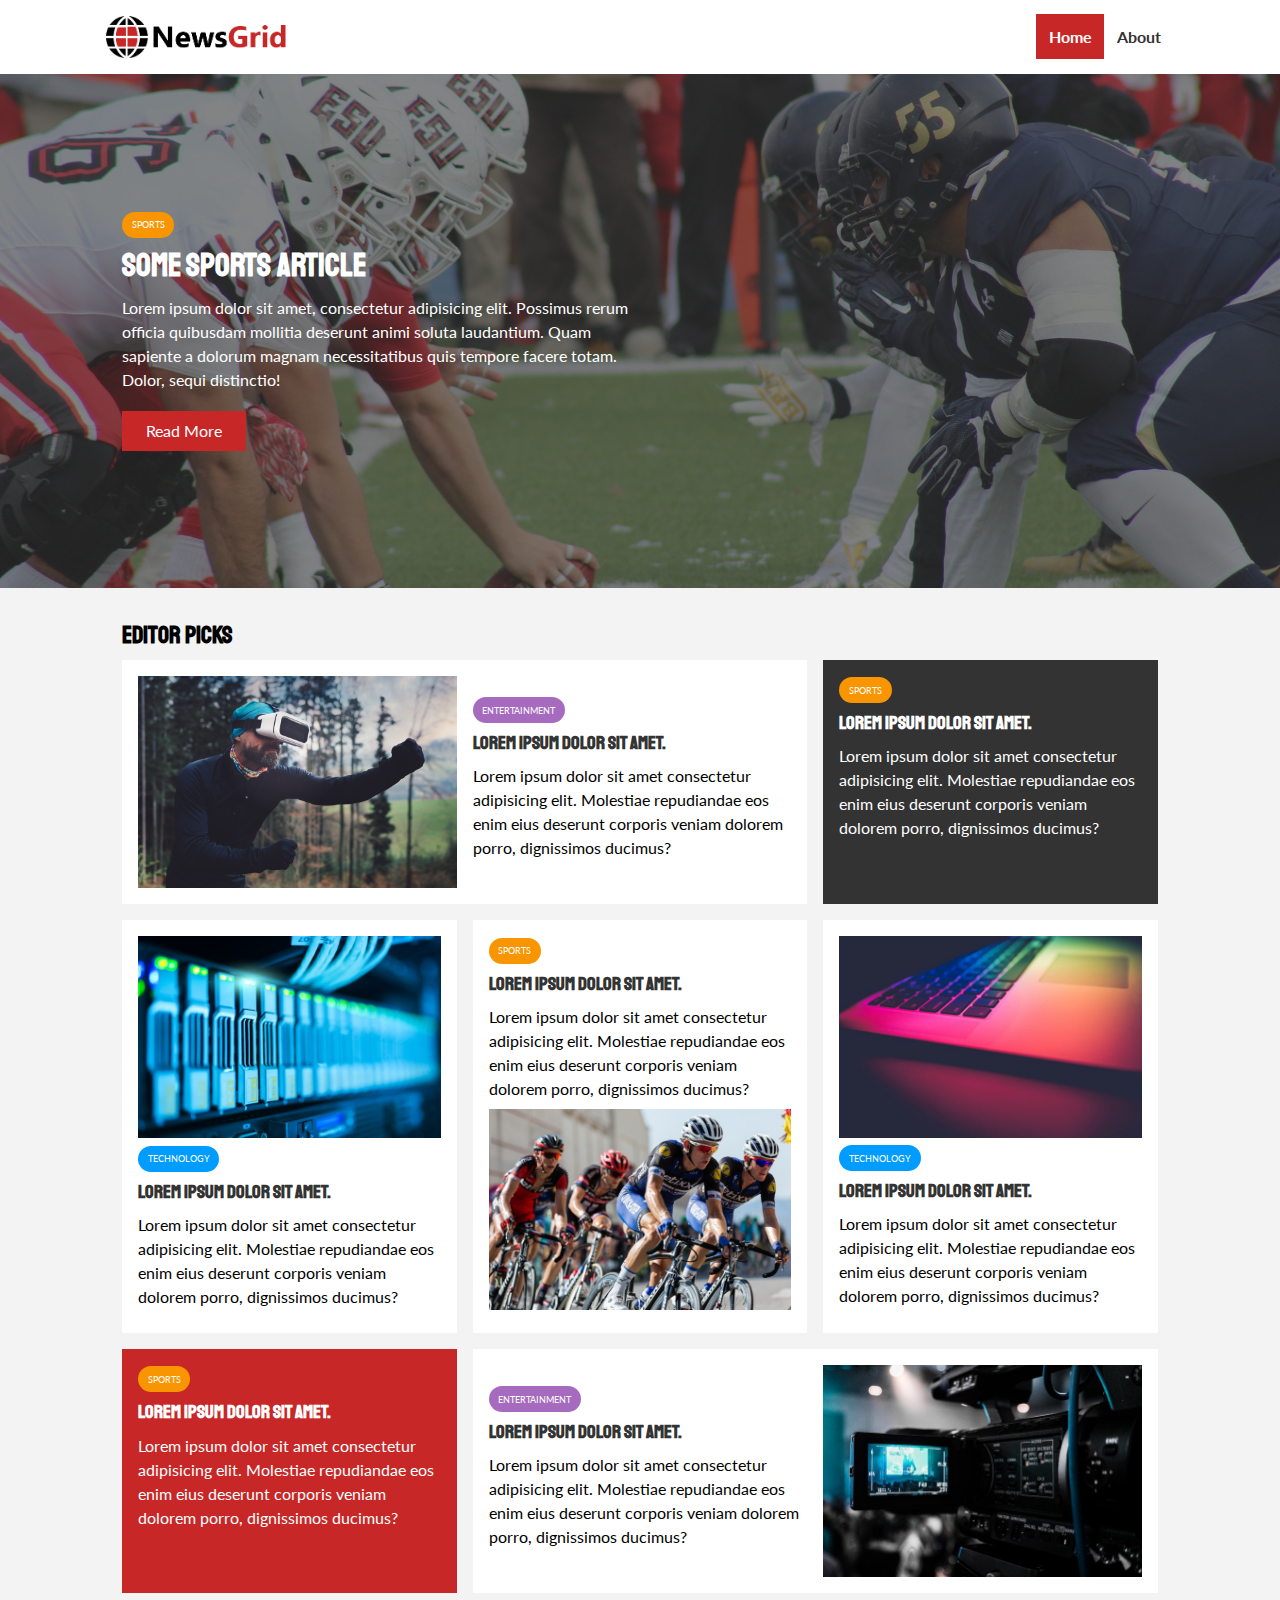
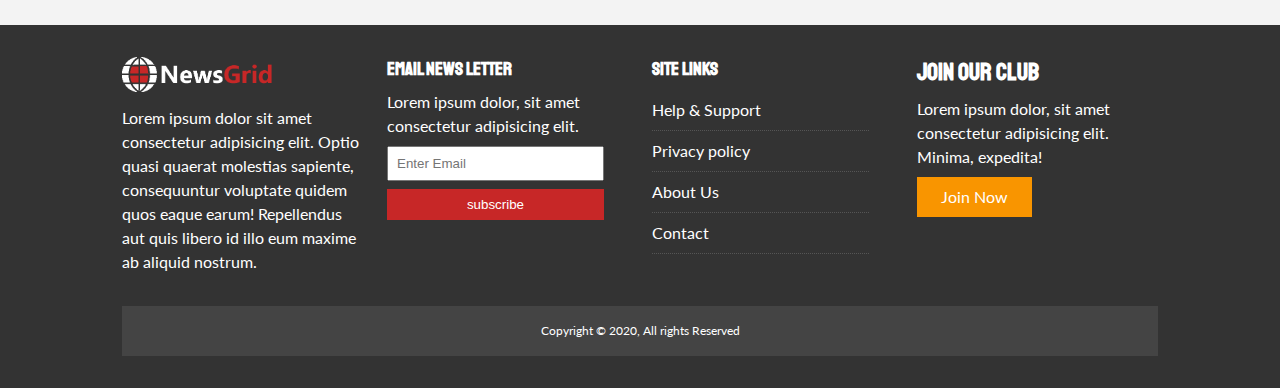
<file: index.html>
<!DOCTYPE html>
<html lang="en">
<head>
    <meta charset="UTF-8">
    <meta name="viewport" content="width=device-width, initial-scale=1.0">
    <link rel="stylesheet" href="css/style.css">
    <link rel="stylesheet" media="screen and (max-width: 768px)" href="css/mobile.css">
    <link href="https://fonts.googleapis.com/css2?family=Lato&family=Staatliches&display=swap" rel="stylesheet">
    <link rel="stylesheet" href="https://cdnjs.cloudflare.com/ajax/libs/font-awesome/5.13.0/css/all.min.css" integrity="sha256-h20CPZ0QyXlBuAw7A+KluUYx/3pK+c7lYEpqLTlxjYQ=" crossorigin="anonymous" />
    <link rel="shortcut icon" type="image/x-icon" href="favicon.ico">
    <title>News Grid | Latest News</title>
</head>
<body>
    <nav id="main-nav">
        <div class="container">
            <img src="img/logo.png" alt="nes grid" class="logo">
            <div class="social">
                <a href="http://facebook.com" target="-blank"><i class="fab fa-facebook fa-2x"></i></a>
                <a href="http://twitter.com" target="-blank"><i class="fab fa-twitter fa-2x"></i></a>
                <a href="http://youtube.com" target="-blank"><i class="fab fa-youtube fa-2x"></i></a>
                <a href="http://instagram.com" target="-blank"><i class="fab fa-instagram fa-2x"></i></a>
            </div>
                <ul>
                    <li><a class="current" href="index.html">Home</a></li>
                    <li><a href="about.html">About</a></li>
                </ul>
        </div>
    </nav>

    <!-- showcase  -->

    <header id="showcase">
    <div class="container">
        <div class="showcase-container">
            <div class="showcase-content">
        <div class="category category-sports">sports</div>
            <h1>Some sports article</h1>
            <p>Lorem ipsum dolor sit amet, consectetur adipisicing elit. Possimus rerum officia quibusdam mollitia deserunt animi soluta laudantium. Quam sapiente a dolorum magnam necessitatibus quis tempore facere totam. Dolor, sequi distinctio!</p>
            <a class="btn btn-primary" href="article.html">Read More</a>
        </div>
    </div>
    </div>
    </header>

    <!-- home articles -->

    <section id="home-articles" class="py-2">
        <div class="container">
            <h2>Editor Picks</h2>
            <div class="articles-container">
                <article class="card">
                    <img src="img/article/ent1.jpg" alt="entertainment">
                    <div>
                    <div class="category category-ent">Entertainment</div>
                    <h3>
                        <a href="article.html">Lorem ipsum dolor sit amet.</a>
                    </h3>
                    <p>Lorem ipsum dolor sit amet consectetur adipisicing elit. Molestiae repudiandae eos enim eius deserunt corporis veniam dolorem porro, dignissimos ducimus?</p>
                </div>
                </article>
                <article class="card bg-dark" >
                    <div class="category category-sports">Sports</div>
                    <h3>
                        <a href="article.html">Lorem ipsum dolor sit amet.</a>
                    </h3>
                    <p>Lorem ipsum dolor sit amet consectetur adipisicing elit. Molestiae repudiandae eos enim eius deserunt corporis veniam dolorem porro, dignissimos ducimus?</p>
                </article>
                <article class="card">
                    <img src="img/article/tech1.jpg" alt="">
                    <div class="category category-tech">Technology</div>
                    <h3>
                        <a href="article.html">Lorem ipsum dolor sit amet.</a>
                    </h3>
                    <p>Lorem ipsum dolor sit amet consectetur adipisicing elit. Molestiae repudiandae eos enim eius deserunt corporis veniam dolorem porro, dignissimos ducimus?</p>
                </article>
                <article class="card">
                    
                    <div class="category category-sports">Sports</div>
                    <h3>
                        <a href="article.html">Lorem ipsum dolor sit amet.</a>
                    </h3>
                    <p>Lorem ipsum dolor sit amet consectetur adipisicing elit. Molestiae repudiandae eos enim eius deserunt corporis veniam dolorem porro, dignissimos ducimus?</p>
                    <img src="img/article/sports1.jpg" alt="">
                </article>
                <article class="card">
                    <img src="img/article/tech2.jpg" alt="">
                    <div class="category category-tech">Technology</div>
                    <h3>
                        <a href="article.html">Lorem ipsum dolor sit amet.</a>
                    </h3>
                    <p>Lorem ipsum dolor sit amet consectetur adipisicing elit. Molestiae repudiandae eos enim eius deserunt corporis veniam dolorem porro, dignissimos ducimus?</p>
                </article>
                <article class="card bg-primary">
                    <div class="category category-sports">Sports</div>
                    <h3>
                        <a href="article.html">Lorem ipsum dolor sit amet.</a>
                    </h3>
                    <p>Lorem ipsum dolor sit amet consectetur adipisicing elit. Molestiae repudiandae eos enim eius deserunt corporis veniam dolorem porro, dignissimos ducimus?</p>
                </article>
                <article class="card">
                    
                    <div>
                    <div class="category category-ent">Entertainment</div>
                    <h3>
                        <a href="article.html">Lorem ipsum dolor sit amet.</a>
                    </h3>
                    <p>Lorem ipsum dolor sit amet consectetur adipisicing elit. Molestiae repudiandae eos enim eius deserunt corporis veniam dolorem porro, dignissimos ducimus?</p>
                </div>
                <img src="img/article/ent2.jpg" alt="entertainment">
                </article>
            </div>
        </div>
    </section>
    <footer id="main-footer" class="py-2">
        <div class="container footer-container">
            <div>
                <img src="img/logo_light.png" alt="news">
                <p>Lorem ipsum dolor sit amet consectetur adipisicing elit. Optio quasi quaerat molestias sapiente, consequuntur voluptate quidem quos eaque earum! Repellendus aut quis libero id illo eum maxime ab aliquid nostrum.</p>
            </div>
            <div>
                <h3>Email News Letter</h3>
                <p>Lorem ipsum dolor, sit amet consectetur adipisicing elit.</p>
                <form>
                    <input type="email" placeholder="Enter Email">
                    <input type="submit" value="subscribe" class="btn btn-primary">
                </form>
            </div>
                <div>
                    <h3>Site links</h3>
                    <ul class="list">
                        <li><a href="#">Help & Support</a></li>
                        <li><a href="#">Privacy policy</a></li>
                        <li><a href="#">About Us</a></li>
                        <li><a href="#">Contact</a></li>
                    </ul>
                </div>
                <div>
                    <h2>Join our club</h2>
                    <p>Lorem ipsum dolor, sit amet consectetur adipisicing elit. Minima, expedita!</p>
                    <a class="btn btn-secondary" href="#l">Join Now</a>
                </div>
            <div>
      <p>Copyright &copy; 2020, All rights Reserved</p>
        </div>
    </footer>
    
</body>
</html>
</file>
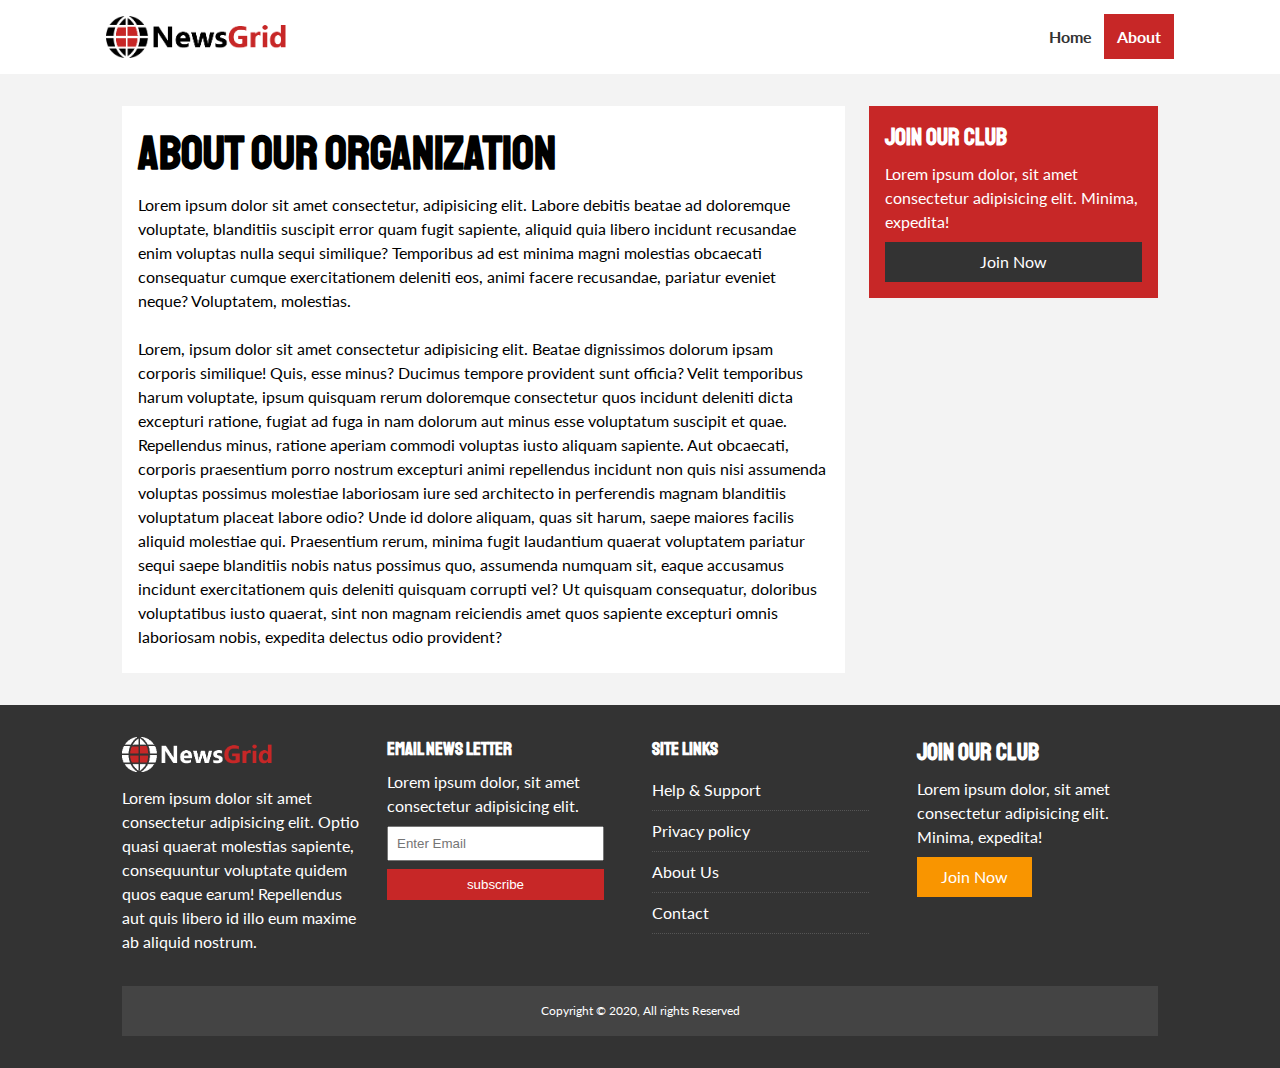
<file: about.html>
<!DOCTYPE html>
<html lang="en">
<head>
    <meta charset="UTF-8">
    <meta name="viewport" content="width=device-width, initial-scale=1.0">
    <link rel="stylesheet" href="css/style.css">
    <link rel="stylesheet" media="screen and (max-width: 768px)" href="css/mobile.css">
    <link href="https://fonts.googleapis.com/css2?family=Lato&family=Staatliches&display=swap" rel="stylesheet">
    <link rel="stylesheet" href="https://cdnjs.cloudflare.com/ajax/libs/font-awesome/5.13.0/css/all.min.css" integrity="sha256-h20CPZ0QyXlBuAw7A+KluUYx/3pK+c7lYEpqLTlxjYQ=" crossorigin="anonymous" />
    <link rel="shortcut icon" type="image/x-icon" href="favicon.ico">


    <title>News Grid | Latest News</title>
</head>
<body>
    <nav id="main-nav">
        <div class="container">
            <img src="img/logo.png" alt="nes grid" class="logo">
            <div class="social">
                <a href="http://facebook.com" target="-blank"><i class="fab fa-facebook fa-2x"></i></a>
                <a href="http://twitter.com" target="-blank"><i class="fab fa-twitter fa-2x"></i></a>
                <a href="http://youtube.com" target="-blank"><i class="fab fa-youtube fa-2x"></i></a>
                <a href="http://instagram.com" target="-blank"><i class="fab fa-instagram fa-2x"></i></a>
            </div>
            
                <ul>
                    <li><a  href="index.html">Home</a></li>
                    <li><a class="current" href="about.html">About</a></li>
                </ul>
        </div>
    </nav>
    <section id="about">
        <div class="container">
            <div class="page-container">
        <article class="card">
            <h1 class="l-heading">About our organization</h1>
            <p>Lorem ipsum dolor sit amet consectetur, adipisicing elit. Labore debitis beatae ad doloremque voluptate, blanditiis suscipit error quam fugit sapiente, aliquid quia libero incidunt recusandae enim voluptas nulla sequi similique? Temporibus ad est minima magni molestias obcaecati consequatur cumque exercitationem deleniti eos, animi facere recusandae, pariatur eveniet neque? Voluptatem, molestias.
                <br>
                <br>

                Lorem, ipsum dolor sit amet consectetur adipisicing elit. Beatae dignissimos dolorum ipsam corporis similique! Quis, esse minus? Ducimus tempore provident sunt officia? Velit temporibus harum voluptate, ipsum quisquam rerum doloremque consectetur quos incidunt deleniti dicta excepturi ratione, fugiat ad fuga in nam dolorum aut minus esse voluptatum suscipit et quae. Repellendus minus, ratione aperiam commodi voluptas iusto aliquam sapiente. Aut obcaecati, corporis praesentium porro nostrum excepturi animi repellendus incidunt non quis nisi assumenda voluptas possimus molestiae laboriosam iure sed architecto in perferendis magnam blanditiis voluptatum placeat labore odio? Unde id dolore aliquam, quas sit harum, saepe maiores facilis aliquid molestiae qui. Praesentium rerum, minima fugit laudantium quaerat voluptatem pariatur sequi saepe blanditiis nobis natus possimus quo, assumenda numquam sit, eaque accusamus incidunt exercitationem quis deleniti quisquam corrupti vel? Ut quisquam consequatur, doloribus voluptatibus iusto quaerat, sint non magnam reiciendis amet quos sapiente excepturi omnis laboriosam nobis, expedita delectus odio provident?</p>
                
            </article>
        <aside class="card bg-primary">
            <h2>Join our club</h2>
                    <p>Lorem ipsum dolor, sit amet consectetur adipisicing elit. Minima, expedita!</p>
                    <a class="btn btn-dark btn-block" href="#l">Join Now</a>
        </aside>
</div>
    </div>
    </section>

   
    <footer id="main-footer" class="py-2">
        <div class="container footer-container">
            <div>
                <img src="img/logo_light.png" alt="news">
                <p>Lorem ipsum dolor sit amet consectetur adipisicing elit. Optio quasi quaerat molestias sapiente, consequuntur voluptate quidem quos eaque earum! Repellendus aut quis libero id illo eum maxime ab aliquid nostrum.</p>
            </div>
            <div>
                <h3>Email News Letter</h3>
                <p>Lorem ipsum dolor, sit amet consectetur adipisicing elit.</p>
                <form>
                    <input type="email" placeholder="Enter Email">
                    <input type="submit" value="subscribe" class="btn btn-primary">
                </form>
            </div>
                <div>
                    <h3>Site links</h3>
                    <ul class="list">
                        <li><a href="#">Help & Support</a></li>
                        <li><a href="#">Privacy policy</a></li>
                        <li><a href="#">About Us</a></li>
                        <li><a href="#">Contact</a></li>
                    </ul>
                </div>
                <div>
                    <h2>Join our club</h2>
                    <p>Lorem ipsum dolor, sit amet consectetur adipisicing elit. Minima, expedita!</p>
                    <a class="btn btn-secondary" href="#l">Join Now</a>
                </div>
            <div>
      <p>Copyright &copy; 2020, All rights Reserved</p>
        </div>
    </footer>
    
</body>
</html>
</file>
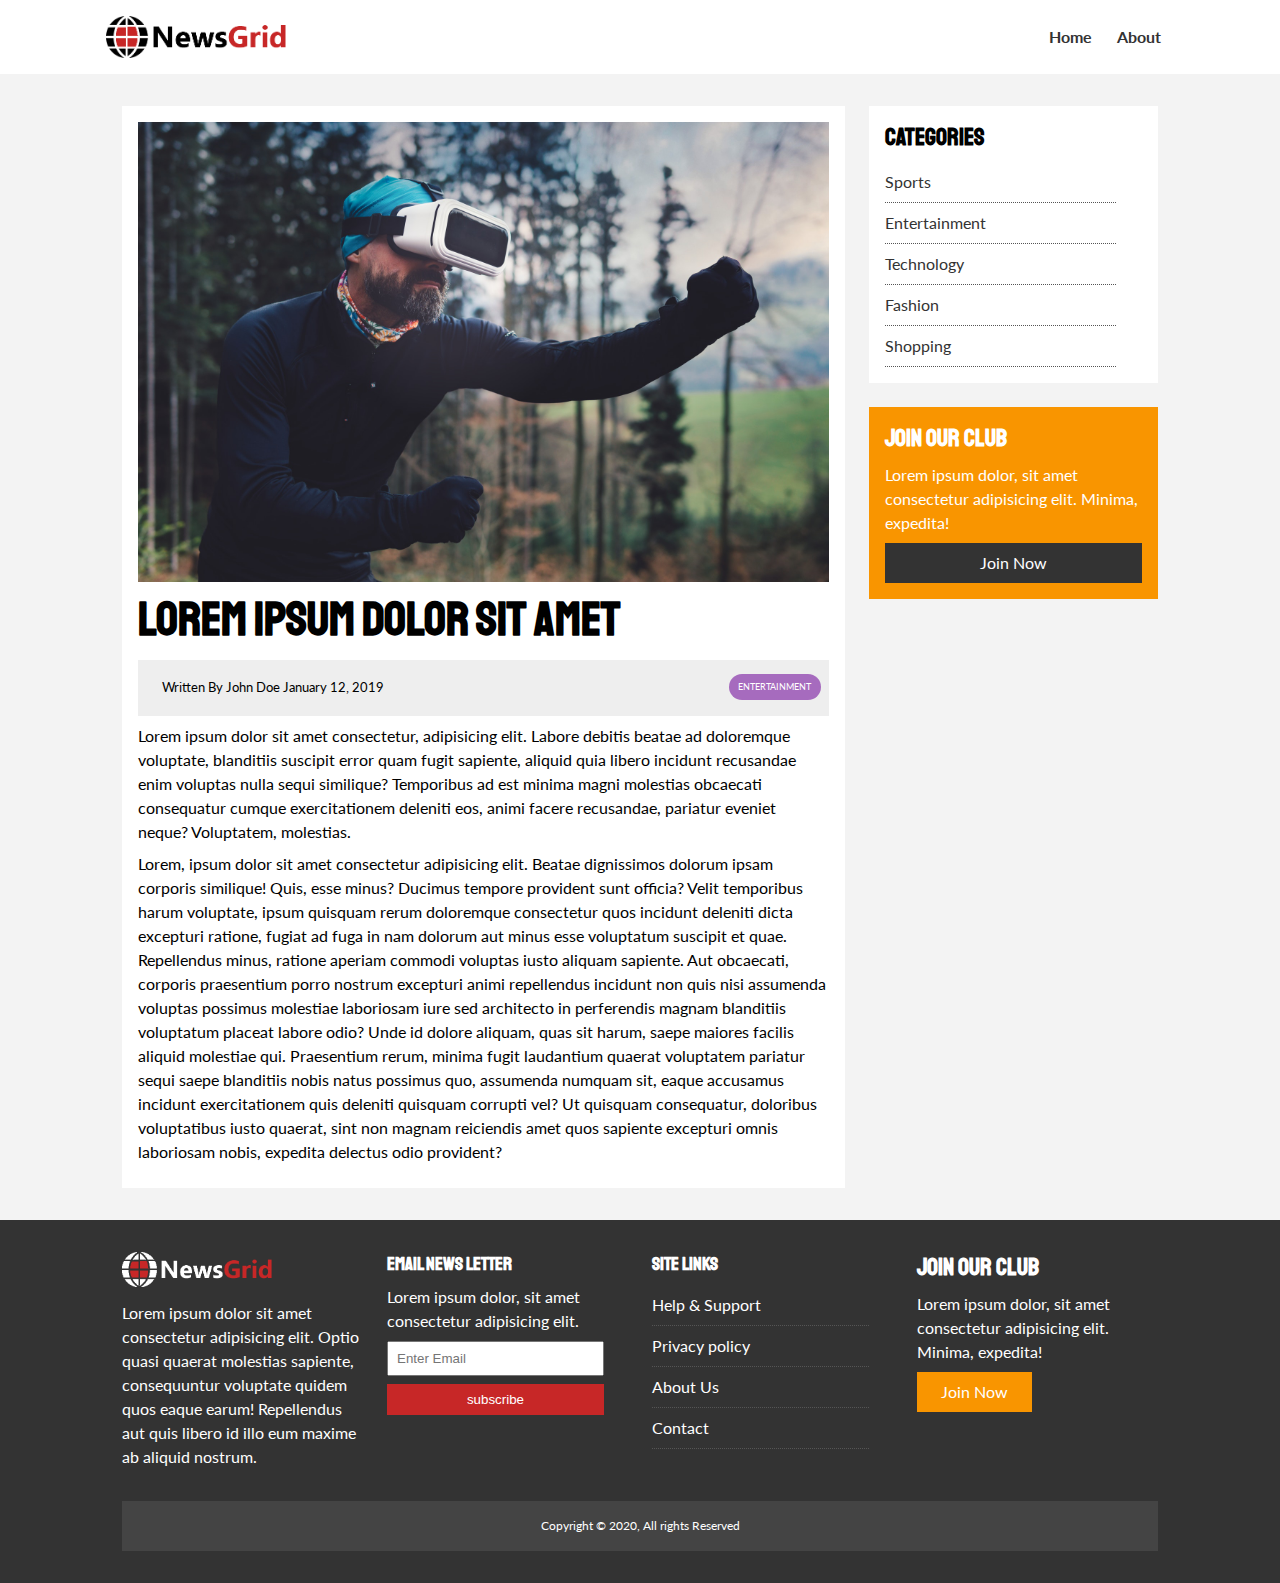
<file: article.html>
<!DOCTYPE html>
<html lang="en">
<head>
    <meta charset="UTF-8">
    <meta name="viewport" content="width=device-width, initial-scale=1.0">
    <link rel="stylesheet" href="css/style.css">
    <link rel="stylesheet" media="screen and (max-width: 768px)" href="css/mobile.css">
    <link href="https://fonts.googleapis.com/css2?family=Lato&family=Staatliches&display=swap" rel="stylesheet">
    <link rel="stylesheet" href="https://cdnjs.cloudflare.com/ajax/libs/font-awesome/5.13.0/css/all.min.css" integrity="sha256-h20CPZ0QyXlBuAw7A+KluUYx/3pK+c7lYEpqLTlxjYQ=" crossorigin="anonymous" />
    <link rel="shortcut icon" type="image/x-icon" href="favicon.ico">


    <title>News Grid | Latest News</title>
</head>
<body>
    <nav id="main-nav">
        <div class="container">
            <img src="img/logo.png" alt="nes grid" class="logo">
            <div class="social">
                <a href="http://facebook.com" target="-blank"><i class="fab fa-facebook fa-2x"></i></a>
                <a href="http://twitter.com" target="-blank"><i class="fab fa-twitter fa-2x"></i></a>
                <a href="http://youtube.com" target="-blank"><i class="fab fa-youtube fa-2x"></i></a>
                <a href="http://instagram.com" target="-blank"><i class="fab fa-instagram fa-2x"></i></a>
            </div>
            
                <ul>
                    <li><a  href="index.html">Home</a></li>
                    <li><a href="about.html">About</a></li>
                </ul>
        </div>
    </nav>
    <section id="article">
        <div class="container">
            <div class="page-container">
            <article class="card">
                <img src="img/article/ent1.jpg" alt="">
                <h1 class="l-heading">Lorem ipsum dolor sit amet</h1>
                <div class="meta">
                    <small> <i class="fas fa-user"></i>Written By John Doe January 12, 2019
                    </small>
                    <div class="category category-ent">Entertainment</div>
                </div>
                <p>Lorem ipsum dolor sit amet consectetur, adipisicing elit. Labore debitis beatae ad doloremque voluptate, blanditiis suscipit error quam fugit sapiente, aliquid quia libero incidunt recusandae enim voluptas nulla sequi similique? Temporibus ad est minima magni molestias obcaecati consequatur cumque exercitationem deleniti eos, animi facere recusandae, pariatur eveniet neque? Voluptatem, molestias. </p>
                <p>Lorem, ipsum dolor sit amet consectetur adipisicing elit. Beatae dignissimos dolorum ipsam corporis similique! Quis, esse minus? Ducimus tempore provident sunt officia? Velit temporibus harum voluptate, ipsum quisquam rerum doloremque consectetur quos incidunt deleniti dicta excepturi ratione, fugiat ad fuga in nam dolorum aut minus esse voluptatum suscipit et quae. Repellendus minus, ratione aperiam commodi voluptas iusto aliquam sapiente. Aut obcaecati, corporis praesentium porro nostrum excepturi animi repellendus incidunt non quis nisi assumenda voluptas possimus molestiae laboriosam iure sed architecto in perferendis magnam blanditiis voluptatum placeat labore odio? Unde id dolore aliquam, quas sit harum, saepe maiores facilis aliquid molestiae qui. Praesentium rerum, minima fugit laudantium quaerat voluptatem pariatur sequi saepe blanditiis nobis natus possimus quo, assumenda numquam sit, eaque accusamus incidunt exercitationem quis deleniti quisquam corrupti vel? Ut quisquam consequatur, doloribus voluptatibus iusto quaerat, sint non magnam reiciendis amet quos sapiente excepturi omnis laboriosam nobis, expedita delectus odio provident?</p>
            </article>

            <aside id="categories" class="card" >
                <h2>Categories</h2>
                <ul class="list">
                    <li><a href="#"><i class="fas fa-chevron-right"></i> Sports</a></li>
                    <li><a href="#"><i class="fas fa-chevron-right"></i> Entertainment</a></li>
                    <li><a href="#"><i class="fas fa-chevron-right"></i> Technology</a></li>
                    <li><a href="#"><i class="fas fa-chevron-right"></i> Fashion</a> </li>
                    <li><a href="#"><i class="fas fa-chevron-right"></i> Shopping</a></li>
                </ul>
            </aside>

            <aside class="card bg-secondary">
                <h2>Join our club</h2>
                        <p>Lorem ipsum dolor, sit amet consectetur adipisicing elit. Minima, expedita!</p>
                        <a class="btn btn-dark btn-block" href="#l">Join Now</a>
            </aside>
        </div>
        </div>
    </section>

   
    <footer id="main-footer" class="py-2">
        <div class="container footer-container">
            <div>
                <img src="img/logo_light.png" alt="news">
                <p>Lorem ipsum dolor sit amet consectetur adipisicing elit. Optio quasi quaerat molestias sapiente, consequuntur voluptate quidem quos eaque earum! Repellendus aut quis libero id illo eum maxime ab aliquid nostrum.</p>
            </div>
            <div>
                <h3>Email News Letter</h3>
                <p>Lorem ipsum dolor, sit amet consectetur adipisicing elit.</p>
                <form>
                    <input type="email" placeholder="Enter Email">
                    <input type="submit" value="subscribe" class="btn btn-primary">
                </form>
            </div>
                <div>
                    <h3>Site links</h3>
                    <ul class="list">
                        <li><a href="#">Help & Support</a></li>
                        <li><a href="#">Privacy policy</a></li>
                        <li><a href="#">About Us</a></li>
                        <li><a href="#">Contact</a></li>
                    </ul>
                </div>
                <div>
                    <h2>Join our club</h2>
                    <p>Lorem ipsum dolor, sit amet consectetur adipisicing elit. Minima, expedita!</p>
                    <a class="btn btn-secondary" href="#l">Join Now</a>
                </div>
            <div>
      <p>Copyright &copy; 2020, All rights Reserved</p>
        </div>
    </footer>
    
</body>
</html>
</file>
<file: css/style.css>
:root {
  --primary-color: #c72727;
  --secondary-color: #f99500;
  --light-color: #f3f3f3;
  --dark-color: #333;
  --max-width: 1100px;
}
.category {
  --sport-color: #f99500;
  --ent-color: #a66bbe;
  --tech-color: #009cff;
}

* {
  padding: 0;
  margin: 0;
  box-sizing: border-box;
}
body {
  font-family: "lato", sans-serif;
  line-height: 1.5;
  background: var(--light-color);
}
a {
  color: #333;
  text-decoration: none;
}
ul {
  list-style: none;
}
img {
  width: 100%;
}
p {
  margin: 0.5rem 0;
}
h1,
h2,
h3,
h4,
h5,
h6 {
  font-family: "Staatliches", cursive;
  margin-bottom: 0.55rem;
  line-height: 1.3;
}
/* utility */
.container {
  max-width: var(--max-width);
  margin: auto;
  padding: 0 2rem;
  overflow: hidden;
}
.category {
  display: inline-block;
  color: #fff;
  font-size: 0.55rem;
  text-transform: uppercase;
  padding: 0.4rem 0.6rem;
  border-radius: 15px;
  margin-bottom: 0.5rem;
}
.category-sports {
  background: var(--sport-color);
}
.category-ent {
  background: var(--ent-color);
}
.category-tech {
  background: var(--tech-color);
}

.btn {
  display: inline-block;
  border: none;
  background: var(--dark-color);
  color: #fff;
  padding: 0.5rem 1.5rem;
}
.btn-light {
  background: var(--light-color);
}
.btn-primary {
  background: var(--primary-color);
}
.btn-secondary {
  background: var(--secondary-color);
}
.btn:hover {
  opacity: 0.9;
}
.btn-block {
  display: block;
  width: 100%;
  text-align: center;
}
.card {
  background: #fff;
  padding: 1rem;
}
.bg-dark {
  background: var(--dark-color);
  color: #fff;
}
.bg-primary {
  background: var(--primary-color);
  color: #fff;
}
.bg-secondary {
  background: var(--secondary-color);
  color: #fff;
}
.py-1 {
  padding: 1.5rem 0;
}
.py-2 {
  padding: 2rem 0;
}
.py-3 {
  padding: 3rem 0;
}
.p-1 {
  padding: 1.5rem;
}
.p-2 {
  padding: 2rem;
}
.p-3 {
  padding: 3rem;
}

.bg-dark h1,
.bg-dark h2,
.bg-dark h3,
.bg-dark a,
.bg-primary h1,
.bg-primary h2,
.bg-primary h3,
.bg-primary a,
.bg-secondary h1,
.bg-seondary h2,
.bg-secondary h3,
.bg-secondary a {
  color: white;
}
.list li {
  padding: 0.5rem 0;
  border-bottom: #555 dotted 1px;
  width: 90%;
}
.list li a:hover {
  color: var(--primary-color) !important;
}
/* inned page container about */
.page-container {
  display: grid;
  grid-template-columns: 5fr 2fr;
  margin: 2rem 0;
  grid-gap: 1.5rem;
}
.page-container > *:first-child {
  grid-row: 1 / span 3;
}
.l-heading {
  font-size: 3rem;
}

/* navigation */

#main-nav {
  background: #fff;
  position: sticky;
  top: 0;
  z-index: 2;
}
#main-nav .container {
  display: grid;
  grid-template-columns: 6fr 3fr 2fr;
  padding: 1rem;
  align-items: center;
}
#main-nav .logo {
  width: 180px;
}
#main-nav ul {
  justify-self: end;
  display: flex;
}
#main-nav ul li a {
  padding: 0.8rem;
  font-weight: bold;
}
#main-nav ul li a:hover {
  background-color: var(--light-color);
}
#main-nav ul li a.current {
  background: var(--primary-color);
  color: #fff;
}
#main-nav ul li a.current:hover {
  color: #333;
  background-color: var(--light-color);
}
#main-nav .social {
  justify-self: center;
}
#main-nav .social i {
  color: #777;
  margin-right: 0.5rem;
}
#main-nav .social i:hover {
  color: var(--dark-color);
}
/* showcase */
#showcase {
  color: #fff;
  background: #333;
  padding: 2rem;
  position: relative;
}
#showcase:before {
  content: "";
  background: url(../img/featured.jpg) no-repeat center center/cover;
  position: absolute;
  top: 0;
  left: 0;
  width: 100%;
  height: 100%;
  opacity: 0.4;
}
#showcase .showcase-container {
  display: grid;
  grid-template-columns: repeat(2, 1fr);
  justify-content: center;
  align-items: center;
  height: 50vh;
}
#showcase .showcase-content {
  z-index: 1;
}
#showcase .showcase-content p {
  margin-bottom: 1.2rem;
}
/* home articles */
#home-articles .articles-container {
  display: grid;
  grid-template-columns: repeat(3, 1fr);
  grid-gap: 1rem;
}
#home-articles .articles-container > *:first-child,
#home-articles .articles-container > *:last-child {
  display: grid;
  grid-template-columns: repeat(2, 1fr);
  grid-gap: 1rem;
  align-items: center;
  grid-column: 1 / span 2;
}
#home-articles .articles-container > *:last-child {
  grid-column: 2 / span 2;
}

/* footer */

#main-footer {
  background: var(--dark-color);
  color: #fff;
}
#main-footer img {
  width: 150px;
}
#main-footer a {
  color: #fff;
}
#main-footer .footer-container {
  display: grid;
  grid-template-columns: repeat(4, 1fr);
  grid-gap: 1.5rem;
}
#main-footer .footer-container > *:last-child {
  background: #444;
  grid-column: 1 / span 4;
  padding: 0.5rem;
  text-align: center;
  font-size: 0.75rem;
}
#main-footer .footer-container input[type="email"] {
  padding: 0.5rem;
  width: 90%;
  margin-bottom: 0.5rem;
}
#main-footer .footer-container input[type="submit"] {
  width: 90%;
}
/* article */
#article .meta {
  display: flex;
  justify-content: space-between;
  align-items: center;
  background: #eee;
  padding: 0.5rem;
}
#article .meta .category {
  margin-top: 0.4rem;
}

#article .meta i {
  padding-right: 1rem;
}
</file>
<file: css/mobile.css>
/* navigation */
#main-nav .social {
  display: none;
}
#main-nav .container {
  grid-template-columns: 1fr;
  grid-gap: 1.2rem;
}

#main-nav ul,
#main-nav .logo {
  justify-self: center;
}
#main-nav ul li a {
  padding: 0.5rem;
}
/* showcase */
#showcase .showcase-container {
  display: grid;
  grid-template-columns: repeat(1, 1fr);
}
/* home articles */
#home-articles .articles-container {
  grid-template-columns: repeat(2, 1fr);
}
#home-articles .articles-container > *:first-child,
#home-articles .articles-container > *:last-child {
  grid-template-columns: 1fr;
  grid-column: 1;
}

@media (max-width: 600px) {
  /* stack grid items */
  #home-articles .articles-container {
    grid-template-columns: repeat(1, 1fr);
  }
}
/* footer */
@media (max-width: 600px) {
  #main-footer .footer-container {
    grid-template-columns: 1fr;
  }
  #main-footer .footer-container > *:last-child {
    grid-column: 1;
  }
  #main-footer .footer-container > * {
    border-bottom: #444 dotted 1px;
    padding-bottom: 1rem;
  }
  #main-footer .footer-container > *:last-child,
  #main-footer .footer-container > *:nth-child(3),
  #main-footer .footer-container > *:nth-child(4) {
    border: none;
  }
}
/* article  */
@media (max-width: 600px) {
  #article .container .page-container {
    grid-template-columns: 1fr;
  }
}
/* about */
@media (max-width: 600px) {
  #about .container .page-container {
    grid-template-columns: 1fr;
    text-align: center;
  }
  #about .container .page-container h1 {
    font-size: 2rem;
  }
}
</file>
